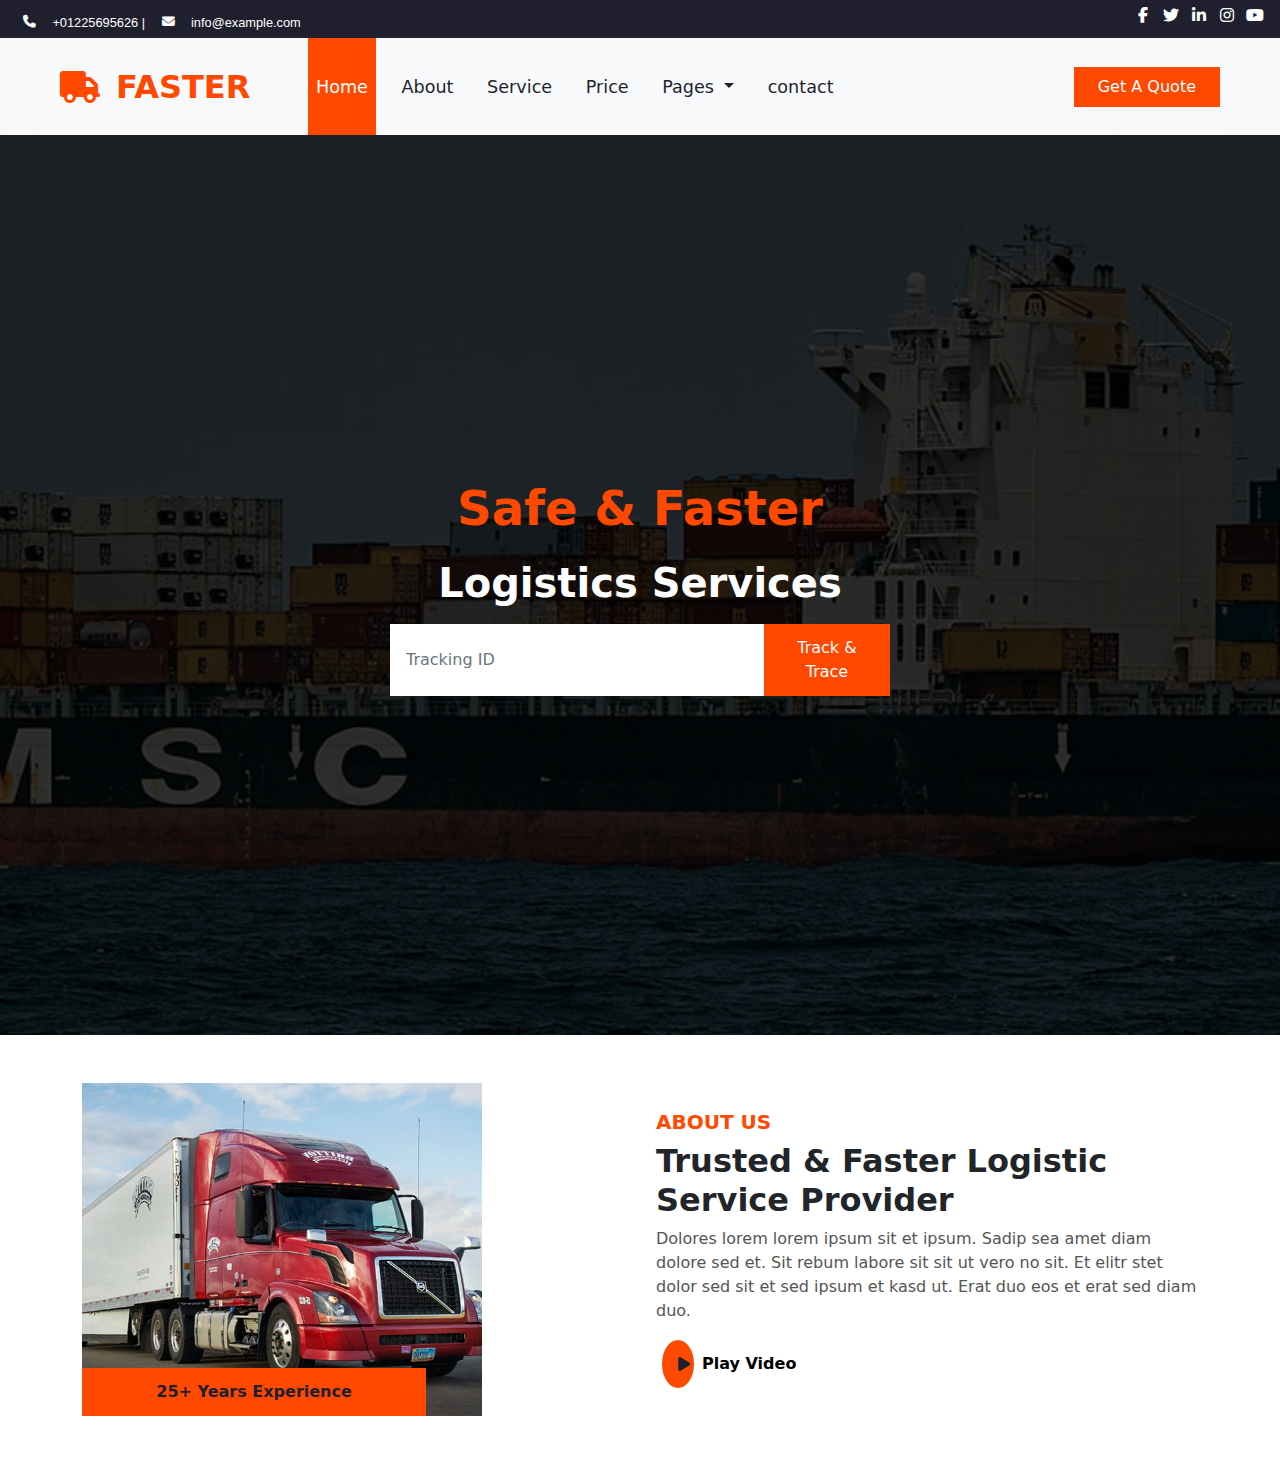
<file: oldweb/s1/index.html>
<!DOCTYPE html>
<html lang="en">

<head>
    <meta charset="UTF-8">
    <meta name="viewport" content="width=device-width, initial-scale=1.0">
    <link rel="stylesheet" href="./css/bootstrap.min.css">
    <link rel="stylesheet" href="./css/all.min.css">
    <link rel="stylesheet" href="./css/style.css">
    <link rel="stylesheet" href="https://cdnjs.cloudflare.com/ajax/libs/font-awesome/6.5.1/css/all.min.css">
    <title>FASTER</title>
</head>

<body>

<div class="topbar">
  <div class="primary">
    <i class="fa-solid fa-phone"></i> +01225695626 |
    <i class="fa-solid fa-envelope"></i> info@example.com
  </div>
  <div class="secondary">
    <i class="fa-brands fa-facebook-f"></i>
    <i class="fa-brands fa-twitter"></i>
    <i class="fa-brands fa-linkedin-in"></i>
    <i class="fa-brands fa-instagram"></i>
    <i class="fa-brands fa-youtube"></i>
  </div>
</div>

<div class="container-fluid p-0" >
    <nav class="navbar navbar-expand-lg bg-light navbar-light py-3 py-lg-0 px-lg-5">
  <div class="container-fluid">
    <div class="logo">
        <i class="fa-solid fa-truck truck"></i>
        <h1>FASTER</h1></div>

<button class="navbar-toggler" type="button" data-bs-toggle="collapse" data-bs-target="#navbarNav">
  <span class="navbar-toggler-icon"></span>
</button>
    <div class="collapse navbar-collapse" id="navbarSupportedContent">
      <ul class="navbar-nav me-auto mb-2 mb-lg-0">
        <li class="nav-item">
          <a class="nav-link active" aria-current="page" href="#">Home</a>
        </li>
        <li class="nav-item">
          <a class="nav-link" href="#">About</a>
        </li>
        <li class="nav-item">
          <a class="nav-link" href="#">Service</a>
        </li>
        <li class="nav-item">
          <a class="nav-link" href="#">Price</a>
        </li>
        <li class="nav-item dropdown">
          <a class="nav-link dropdown-toggle" href="#" id="navbarDropdown" role="button" data-bs-toggle="dropdown" aria-expanded="false">
            Pages
          </a>
        <li class="nav-item">
          <a class="nav-link" href="#">contact</a>
        </li>
          <ul class="dropdown-menu" aria-labelledby="navbarDropdown">
            <li><a class="dropdown-item" href="#">Action</a></li>
            <li><a class="dropdown-item" href="#">Another action</a></li>
            <li><hr class="dropdown-divider"></li>
            <li><a class="dropdown-item" href="#">Something else here</a></li>
          </ul>
        </li>
      </ul>
    <a href="" class="btn btn-primary py-2 px-4 d-none d-lg-block">Get A Quote</a>
    </div>
  </div>
</nav>
</div>
<div class="hero-section">
    <h2><span>Safe &amp; Faster</span></h2>
    <h1>Logistics Services</h1>
    <form class="rect d-flex">
        <input type="text" class="form-control" placeholder="Tracking ID">
        <button type="submit" class="btn btn-track">Track & Trace</button>
    </form>

</div>
<section class="about-section container my-5">
  <div class="about-card">
    <div class="about-image">
      <img src="images/about.jpg" alt="About Us">
      <div class="experience-badge">25+ Years Experience</div>
    </div>
    <div class="about-content">
      <h5 class="about-subtitle">ABOUT US</h5>
      <h2 class="about-title">Trusted & Faster Logistic Service Provider</h2>
      <p class="about-text">
        Dolores lorem lorem ipsum sit et ipsum. Sadip sea amet diam dolore sed et. 
        Sit rebum labore sit sit ut vero no sit. Et elitr stet dolor sed sit et sed ipsum 
        et kasd ut. Erat duo eos et erat sed diam duo.
      </p>
      <button class="play-btn"><i class="fa-solid fa-play"></i> Play Video</button>
    </div>
  </div>
</section>

</body>


</html>
</file>
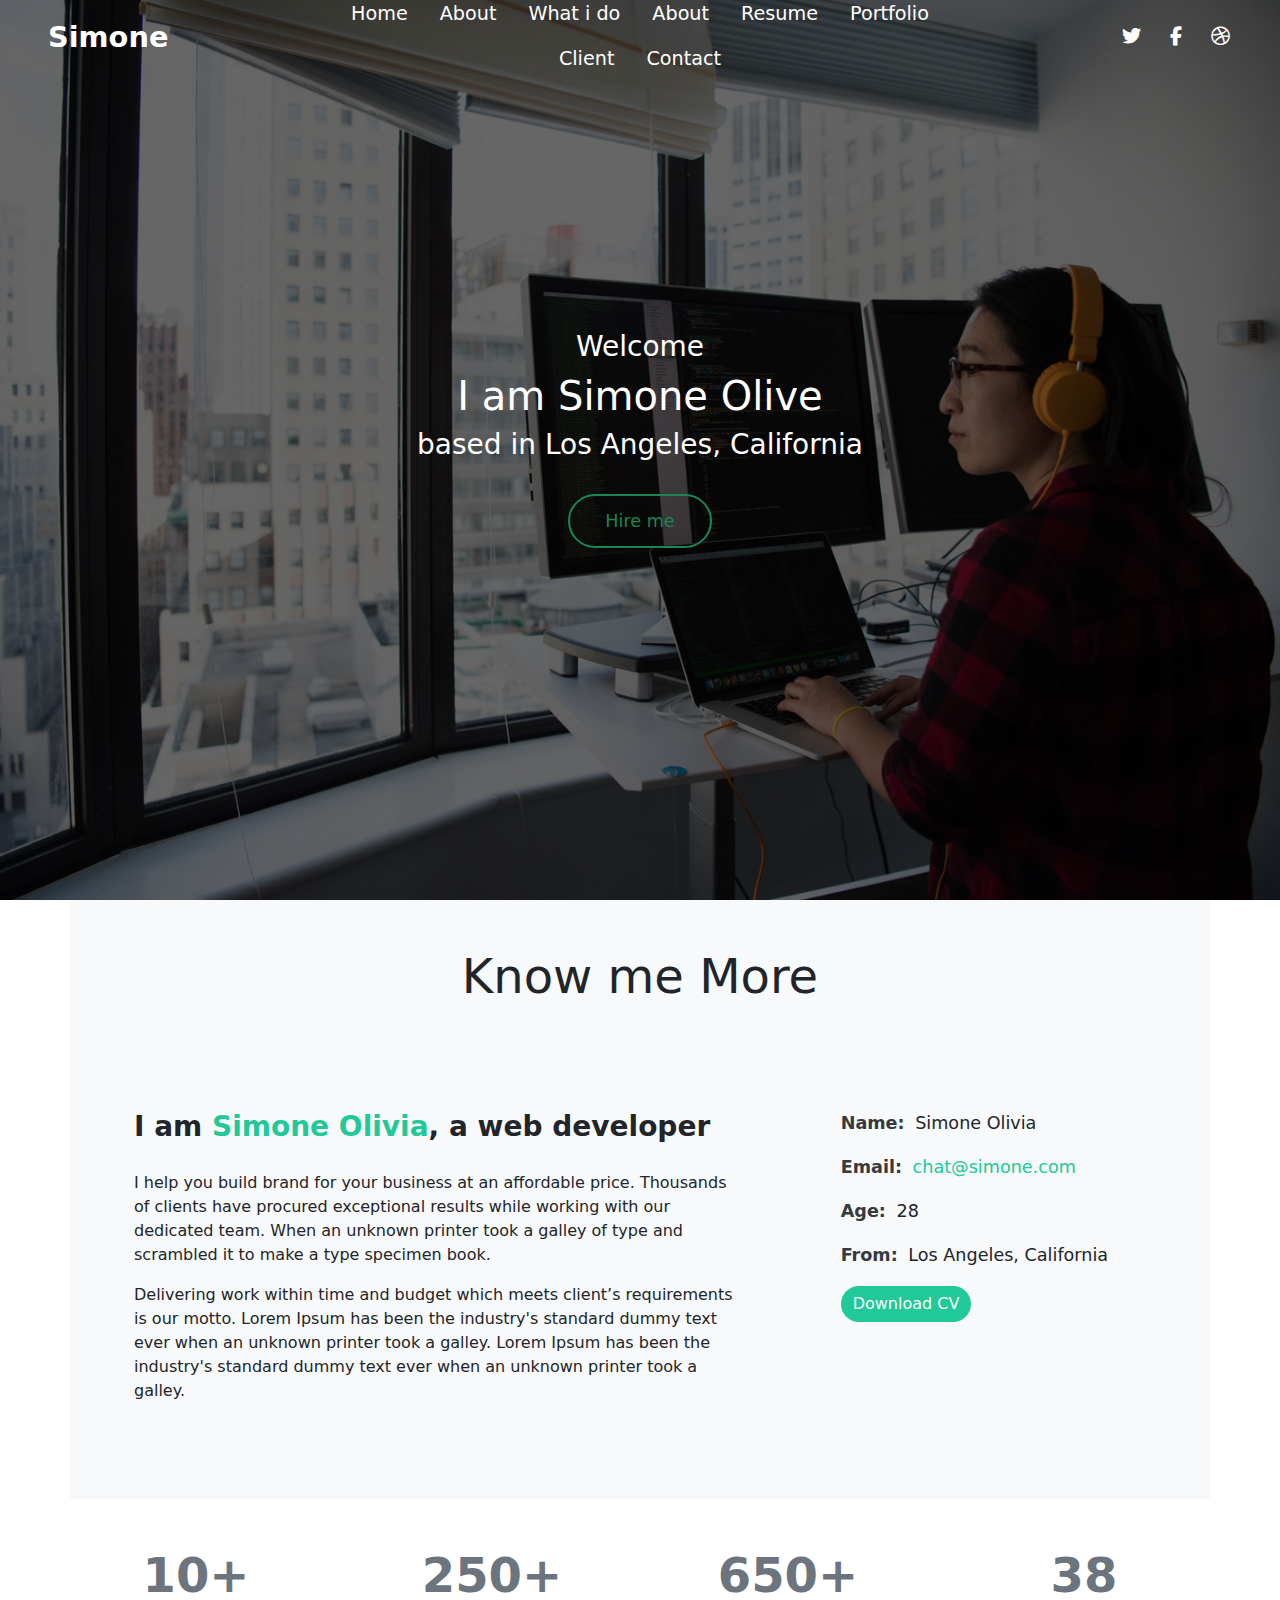
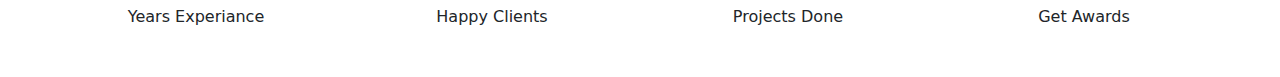
<file: oldweb/s2/index.html>
<!DOCTYPE html>
<html lang="en">

<head>
    <meta charset="UTF-8">
    <meta name="viewport" content="width=device-width, initial-scale=1.0">
    <link rel="stylesheet" href="./css/bootstrap.min.css">
    <link rel="stylesheet" href="css/all.min.css">
    <link rel="stylesheet" href="./css/style.css">
    <link rel="stylesheet" href="https://cdnjs.cloudflare.com/ajax/libs/font-awesome/6.5.1/css/all.min.css">
    <title>Potofolio</title>
</head>

<body>

<header class="hero">
  <!-- Navigation -->
  <nav class="navbar-custom d-flex justify-content-between align-items-center px-5">
    <div class="nav-head">
      <h1 class="text-white">Simone</h1>
    </div>

    <ul class="nav justify-content-center">
      <li class="home nav-item"><a class="nav-link active text-white" href="#home">Home</a></li>
      <li class="nav-item"><a class="nav-link text-white" href="#about">About</a></li>
      <li class="nav-item"><a class="nav-link text-white" href="#about">What i do</a></li>
      <li class="nav-item"><a class="nav-link text-white" href="#about">About</a></li>
      <li class="nav-item"><a class="nav-link text-white" href="#resume">Resume</a></li>
      <li class="nav-item"><a class="nav-link text-white" href="#portfolio">Portfolio</a></li>
      <li class="nav-item"><a class="nav-link text-white" href="#portfolio">Client</a></li>
      <li class="nav-item"><a class="nav-link text-white" href="#contact">Contact</a></li>
    </ul>

    <div class="social-icons">
      <a href="#"><i class="fa-brands fa-twitter"></i></a>
      <a href="#"><i class="fa-brands fa-facebook-f"></i></a>
      <a href="#"><i class="fa-brands fa-dribbble"></i></a>
    </div>
  </nav>

  <!-- Hero Content (this is what we center) -->
  <div class="hero-content text-center text-white">
    <h3>Welcome</h3>
    <h1>I am Simone Olive</h1>
    <h3>based in Los Angeles, California</h3>
    <a href="#contact" class="btn-hollow mt-4">Hire me</a>
  </div>
</header>

<div class="about container">
  <!-- Section Heading -->
  <h1 class="about-title">Know me More</h1>

  <div class="about-content">
    <!-- Left Text -->
    <div class="about-text">
      <h3>I am <span>Simone Olivia</span>, a web developer</h3>
      <p>
        I help you build brand for your business at an affordable price. Thousands of clients have procured exceptional results while working with our dedicated team. When an unknown printer took a galley of type and scrambled it to make a type specimen book.
      </p>
      <p>
        Delivering work within time and budget which meets client’s requirements is our motto. Lorem Ipsum has been the industry's standard dummy text ever when an unknown printer took a galley. Lorem Ipsum has been the industry's standard dummy text ever when an unknown printer took a galley.
      </p>
    </div>

    <!-- Right Info List -->
    <div class="about-info">
      <ul class="list">
        <li class="info"><span class="vem">Name:</span> Simone Olivia</li>
        <li class="info"><span class="vem">Email:</span> <a href="mailto:chat@simone.com">chat@simone.com</a></li>
        <li class="info"><span class="vem">Age:</span> 28</li>
        <li class="info"><span class="vem">From:</span> Los Angeles, California</li>
      </ul>
      <a href="#" class="btn btn-primary rounded-pill">Download CV</a>
    </div>
  </div>
</div>
<div class="row">
            <div class="col-6 col-md-3">
              <div class="featured-box text-center">
                <h4 class="text-12 text-muted mb-0"><span class="counter" data-from="0" data-to="10">10</span>+</h4>
                <p class="mb-0">Years Experiance</p>
              </div>
            </div>
            <div class="col-6 col-md-3">
              <div class="featured-box text-center">
                <h4 class="text-12 text-muted mb-0"><span class="counter" data-from="0" data-to="250">250</span>+</h4>
                <p class="mb-0">Happy Clients</p>
              </div>
            </div>
            <div class="col-6 col-md-3">
              <div class="featured-box text-center">
                <h4 class="text-12 text-muted mb-0"><span class="counter" data-from="0" data-to="650">650</span>+</h4>
                <p class="mb-0">Projects Done</p>
              </div>
            </div>
            <div class="col-6 col-md-3">
              <div class="featured-box text-center">
                <h4 class="text-12 text-muted mb-0"><span class="counter" data-from="0" data-to="38">38</span></h4>
                <p class="mb-0">Get Awards</p>
              </div>
              </div>
              </div>
</div>



  <script src="https://cdn.jsdelivr.net/npm/bootstrap@5.3.3/dist/js/bootstrap.bundle.min.js"></script>



</body>

</html>
</file>
<file: oldweb/s1/css/style.css>
.topbar {
  background: #1F1F2E;
  width: 100%;
  padding: 0 15px;
  display: flex;
  align-items: center;
  justify-content: space-between;
  flex-wrap: wrap;
  color: white;
  gap: 10px;
}

.primary {
  font-family: "Poppins", sans-serif;
  font-size: .8em;
  display: flex;
  gap: 15px;
  align-items: center;
  white-space: nowrap;
  margin-top: .5em;
  padding: 0.5em;
}

.secondary {
  display: flex;
  gap: 8px;
  align-items: center;
  flex-wrap: wrap;
  margin-bottom: .5em;
}
@media (max-width: 992px) {
  .primary,
  .secondary {
    width: 100%;
    justify-content: center;
    display: flex;
  }
}
.logo{
    display: flex;
    align-items: center;
    gap: .5em;
    margin-right: 2.5em;
}
.logo i{
    font-size: 2em;
    color: #FF4800;
    margin-right: 0.5rem !important;
}
.logo h1 {
  margin: 0; 
  font-size: 2em;
  font-weight: 800 !important;
  color: #FF4800;; 
}
.collapse{
    font-size: 1em;
    font-weight: bold;
}
.nav-link{
        color:#1F1F2E !important ;
        font-size: 1.1em;
        font-weight: 500;
        padding: 2em;
        margin-left: 1em;
}
.btn {
    padding: .5em;
    background: #FF4800;
    border-radius: 0%;
    border: none;
    display: flex;
    flex-wrap: wrap;
    text-align: center;
    justify-content: center;
    white-space: normal;
}
@media (max-width: 992px) {
    .btn {
        width: 100%;
        justify-content: center;
    }
}
.nav-link.active{
    background: #FF4800;
    color: white !important;
}
.nav-link:hover {
    background: #FF4800;
    color: white !important;
}

html, body {
    margin: 0;
    padding: 0;
    overflow-x: hidden;
}

.hero-section {
    background-image: url("../images/header.jpg");
    background-size: cover;
    background-position: center;
    background-repeat: no-repeat;
    position: relative;
    height: 100vh;
    display: flex;
    flex-direction: column; /* stack items vertically */
    justify-content: center;
    align-items: center;
    text-align: center;
    width: 100%; /* full width */
}

.hero-section::before {
    content: "";
    position: absolute;
    top: 0; left: 0;
    width: 100%;
    height: 100%;
    background-color: rgba(0, 0, 0, 0.8);
    z-index: 1;
}

.hero-section > * {
    position: relative;
    z-index: 2;
    color: white;
    margin: 0.3em 0;
}

.hero-section span {
    color: #FF4800;
    font-size: 1.5em;
    font-weight: 800;
}

.hero-section h1 {
    font-size: 2.5em;
    font-weight: bold;
}
.rect {
    max-width: 500px; /* adjust as needed */
    width: 100%;
}

.rect .form-control {
    border-radius: 0;
    padding: 0.75rem 1rem;
    font-size: 1rem;
    border: none;
}

.rect .btn-track {
    background-color: #FF4800;
    color: white;
    border-radius: 0;
    padding: 0.75rem 1.5rem;
    font-weight: 500;
    border: none;
}

.rect.btn-track:hover {
    background-color: #e33f00;
}



.about-card {
  display: flex;
  align-items: center;
  gap: 2rem;
  flex-wrap: wrap; /* allows stacking on smaller screens */
}

.about-image {
  position: relative;
  flex: 1 1 300px;
}

.about-image img {
  width: 100%;
  max-width: 400px;
  height: auto;
  display: block;
}

.experience-badge {
  background-color: #FF4800;
  color: #1F1F2E;
  font-weight: bold;
  padding: 0.75rem 0; 
  position: absolute;
  bottom: 0;
  left: 0;
  width: 63.5%;       
  text-align: center; 
}



.about-content {
  flex: 1 1 300px;
}

.about-subtitle {
  color: #FF4800;
  font-weight: bold;
  text-transform: uppercase;
}

.about-title {
  font-size: 2rem;
  font-weight: bold;
  margin: 0.5rem 0;
}

.about-text {
  margin-bottom: 1rem;
  color: #555;
}

.play-btn {
  background: none;
  border: none;
  color: #000;
  font-weight: bold;
  font-size: 1rem;
  display: flex;
  align-items: center;
  gap: 0.5rem;
  cursor: pointer;
}

.play-btn i {
  background-color: #FF4800;
  color: #1F1F2E;
  padding: 1em;
  border-radius: 50%;
}

@media (max-width: 768px) {
  .about-card {
    justify-content: center;
    text-align: center;
  }
  .about-content {
    text-align: center;
  }
}
</file>
<file: oldweb/s2/css/style.css>
.hero {
  background: 
    linear-gradient(rgba(0,0,0,0.6), rgba(0,0,0,0.6)),  /* dark overlay */
    url("../images/intro-bg.jpg");                     /* your image */
  background-size: cover;
  background-repeat: no-repeat;
  background-attachment: fixed;
  background-position: center;
  min-height: 100vh;
  display: flex;
  flex-direction: column;
}
.navbar-custom {
  padding: 20px 50px;
}

.hero-content {
  font-size: larger;
  padding-bottom: 5em;
  flex: 1;                      
  display: flex;
  flex-direction: column;
  justify-content: center;       
  align-items: center;          
  text-align: center;
}
.navbar-custom {
  position: relative;
}

.navbar-custom .nav {
  position: absolute;
  left: 50%;
  transform: translateX(-50%); 
}

.nav-head h1 {
  margin: 0;
  font-size: 1.8rem;
  padding-right: 15em;
  font-weight: bold;
}

.nav {
  font-size: 1.2em;
}
.nav home{
  color: #198754;
}
.social-icons a {
  margin-left: 15px;
  color: white;
  font-size: 1.2rem;
  text-decoration: none;
}

.social-icons a:hover {
  color: #198754;
}
.btn-hollow {
  display: inline-block;
  padding: 12px 35px;
  font-size: 1.1rem;
  color: #198754;                /* green text */
  border: 2px solid #198754;     /* green border */
  border-radius: 50px;           /* makes it oval */
  text-decoration: none;
  transition: all 0.3s ease;
  font-weight: 500;
}

.btn-hollow:hover {
  background-color: #198754;     /* fill green on hover */
  color: #fff;                   /* white text on hover */
}
.about {
  background-color: #f8f9fa;
  padding: 3em 2em;
}

.about-title {
  text-align: center;
  font-size: 3em;
  margin-bottom: 1.5em;
}

.about-content {
  display: flex;
  justify-content: space-between;
  align-items: flex-start;
  gap: 2em;
}

.about-text {
  flex: 2;
  padding: 2em;
  border-radius: 10px;
}

.about-info {
  flex: 1;
  padding: 2em;
  border-radius: 10px;
}

.about h3 {
  font-weight: bold;
  margin-bottom: 1em;
}

.about span {
  color: #20c997;
}

.about .list {
  list-style: none;
  padding: 0;
  margin: 0;
}

.about .info {
  margin-bottom: 1em;
  font-size: 1.1rem;
}

.about .vem {
  font-weight: bold;
  color: #343a40;
  margin-right: 5px;
}
.about a{
  color:#20c997 ;
  text-decoration: none;
}
.btn{
  background-color:#20c997 ;
  color: white !important;
  border: none;
}
.row {
  display: flex;
  flex-wrap: wrap;
  margin: 2em;
  padding: 1em;
}
.row h4{
  font-size: 3em;
  font-weight: bold;
}
*, ::after, ::before {
    box-sizing: border-box;
}
</file>
